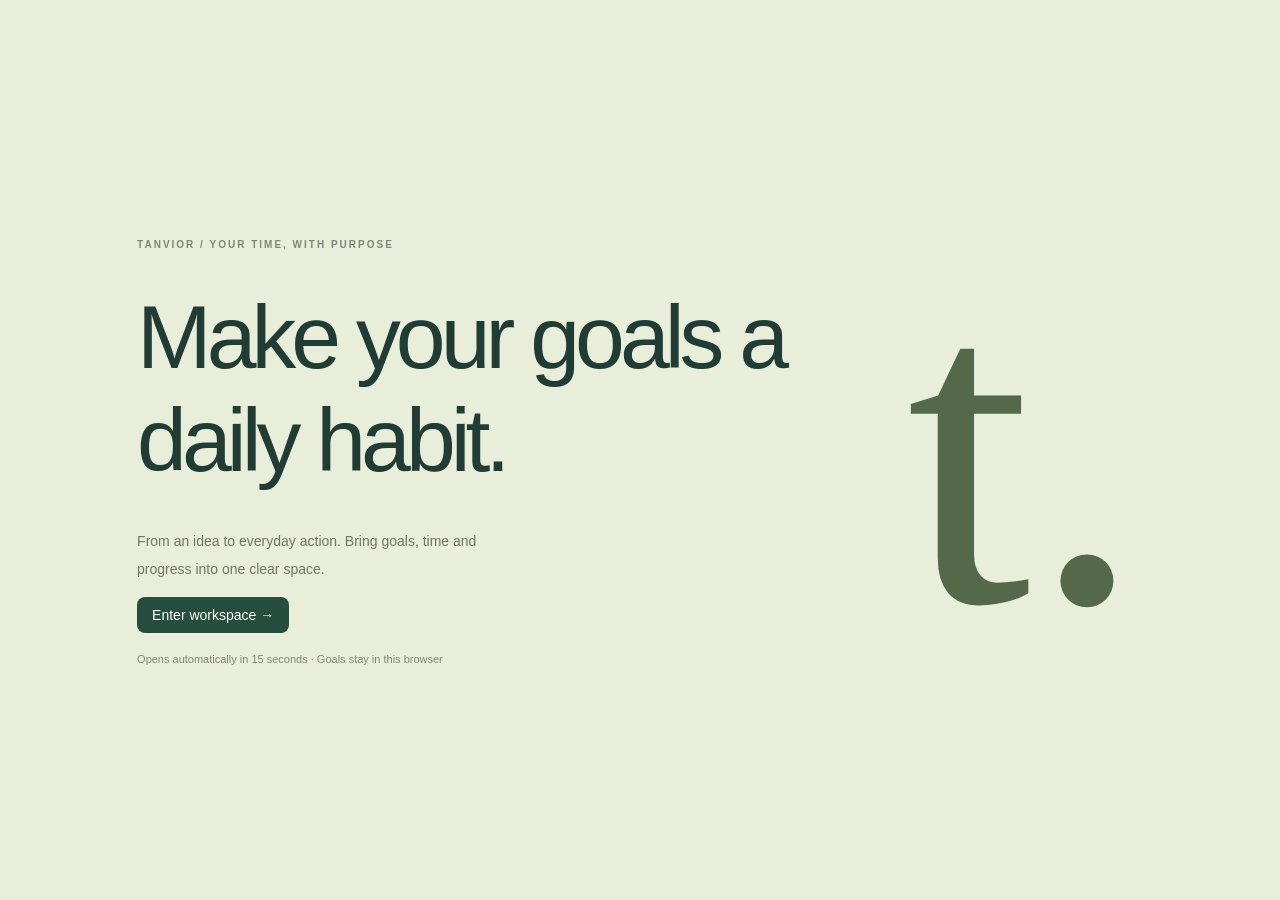
<file: index.html>
<!doctype html>
<html lang="zh-CN">
  <head>
    <meta charset="utf-8" />
    <meta name="viewport" content="width=device-width,initial-scale=1" />
    <meta name="theme-color" content="#143d34" />
    <title>Tanvior · 让目标成为日常</title>
    <link rel="stylesheet" href="style.css" />
    <script defer src="planner.js"></script>
    <script defer src="i18n.js"></script>
    <script defer src="app.js"></script>
    <script
      defer
      src="https://cloud.umami.is/script.js"
      data-website-id="be54261d-7a2b-4a9a-8414-2f820fb9a4b1"
      data-domains="dongping-tan.github.io,www.tanvior.com,tanvior.com"
    ></script>
  </head>
  <body>
    <section id="intro" class="intro">
      <div>
        <span class="eyebrow">TANVIOR / YOUR TIME, WITH PURPOSE</span>
        <h1 data-i18n="introTitle">让目标，成为日常。</h1>
        <p data-i18n="introText">
          从一个想法，到每一次行动。把目标、时间与进度，放进同一个清晰的空间。
        </p>
        <button id="enter" data-i18n="enter">进入工作台 →</button
        ><small data-i18n="introHint"
          >15 秒后自动进入 · 任务保存在此浏览器</small
        >
      </div>
      <span class="intro-art" aria-hidden="true">t.</span>
    </section>
    <header>
      <a class="brand" href="#">tanvior<span>●</span></a
      ><span class="header-caption" data-i18n="tagline"
        >把时间，留给想成为的自己</span
      ><label class="language"
        ><svg
          class="language-globe"
          viewBox="0 0 24 24"
          fill="none"
          stroke="currentColor"
          stroke-width="1.6"
          aria-hidden="true"
        >
          <circle cx="12" cy="12" r="9" />
          <ellipse cx="12" cy="12" rx="4" ry="9" />
          <path d="M3 12h18M5 7h14M5 17h14" /></svg
        ><span data-i18n="language">语言</span>
        <select id="language" data-i18n-aria="language">
          <option value="zh">中文</option>
          <option value="en">English</option>
          <option value="ja">日本語</option>
          <option value="es">Español</option>
          <option value="fr">Français</option>
          <option value="ko">한국어</option>
        </select></label
      >
    </header>
    <main class="layout">
      <aside class="sidebar">
        <div class="section-heading">
          <span class="eyebrow" data-i18n="workspace">我的空间</span
          ><span id="task-count" class="badge">0</span>
        </div>
        <h1 data-i18n="projects">目标与计划</h1>
        <button id="new-task" class="primary" data-i18n="newTask">
          ＋ 新建任务
        </button>
        <nav id="task-list" aria-label="Tasks" data-i18n-aria="projects"></nav>
        <div class="sidebar-note">
          <span class="mini-logo">t.</span>
          <p data-i18n="note">
            小步前进，也在靠近。<br />你的每一次投入，都算数。
          </p>
          <button id="about" class="text-button" data-i18n="about">
            关于 Tanvior ↗
          </button>
        </div>
      </aside>
      <section class="workspace">
        <div class="workspace-heading">
          <div>
            <p id="today-date" class="eyebrow"></p>
            <h2 data-i18n="overview">给成长一点空间。</h2>
          </div>
          <span class="mode-pill" data-i18n="local"
            >本地规则规划 · 无需联网</span
          >
        </div>
        <div id="summary" class="summary"></div>
        <div id="empty" class="empty">
          <div class="empty-symbol">✳</div>
          <h2 data-i18n="emptyTitle">下一个目标，从这里开始</h2>
          <p data-i18n="emptyText">
            写下你想达成的事，选好属于它的时间。<br />Tanvior
            帮你把方向拆成可执行的日常。
          </p>
          <button id="empty-new" data-i18n="start">创建第一个目标 →</button>
        </div>
        <div id="cards" class="cards"></div>
        <p class="workspace-foot" data-i18n="foot">
          按你的节奏，持续向前。拖动卡片顶部可调整位置。
        </p>
      </section>
      <aside class="right-panel">
        <div class="calendar-heading">
          <h2>
            <button id="open-month" class="text-button" data-i18n="calendar">
              日历与安排
            </button>
          </h2>
          <div>
            <button
              id="prev-month"
              class="icon"
              aria-label="Previous month"
              data-i18n-aria="previousMonth"
            >
              ‹</button
            ><button
              id="next-month"
              class="icon"
              aria-label="Next month"
              data-i18n-aria="nextMonth"
            >
              ›
            </button>
          </div>
        </div>
        <button id="month-label" class="month-label"></button>
        <div id="calendar" class="calendar"></div>
        <div id="day-events" class="day-events"></div>
        <section class="today-panel">
          <span class="eyebrow">TODAY PANEL</span>
          <h2 data-i18n="today">今天的小步</h2>
          <div id="today-sessions"></div>
        </section>
        <div class="privacy" data-i18n="privacy">
          ◈ 任务数据保存在当前浏览器，请定期备份。本站使用 Umami 进行访问统计。
        </div>
      </aside>
    </main>
    <dialog id="editor">
      <form id="task-form">
        <div class="dialog-top">
          <span class="eyebrow">A NEW CHAPTER</span
          ><button
            type="button"
            data-close="editor"
            class="icon"
            aria-label="Close"
            data-i18n-aria="close"
          >
            ×
          </button>
        </div>
        <h2 data-i18n="editorTitle">给你的目标，一个计划</h2>
        <label
          ><span data-i18n="taskName">任务名称</span
          ><input name="name" required maxlength="80"
        /></label>
        <div class="form-row">
          <label
            ><span data-i18n="startDate">开始日期</span
            ><input name="start" type="date" required /></label
          ><label
            ><span data-i18n="endDate">预计完成日期</span
            ><input name="end" type="date" required
          /></label>
        </div>
        <fieldset>
          <legend data-i18n="weekly">每周可用时间（每块 1 小时）</legend>
          <div id="weekly-grid" class="weekly-grid"></div>
        </fieldset>
        <details id="adjustments">
          <summary data-i18n="adjust">微调具体日期 · 添加或移除时间块</summary>
          <p data-i18n="adjustHelp">
            多选日期后批量添加或移除；也可单独调整某一天。
          </p>
          <div class="form-row">
            <input
              id="exception-date"
              type="date"
              aria-label="Date"
              data-i18n-aria="date"
            /><select
              id="exception-time"
              aria-label="Time"
              data-i18n-aria="time"
            >
              <option>09:00</option>
              <option>14:00</option>
              <option>19:00</option></select
            ><button type="button" id="add-date" data-i18n="selectDate">
              选择日期
            </button>
          </div>
          <div id="exception-days"></div>
          <div class="form-row">
            <button type="button" id="allow-slot" data-i18n="allow">
              添加时间</button
            ><button type="button" id="remove-slot" data-i18n="remove">
              移除时间
            </button>
          </div>
          <div id="override-list"></div>
        </details>
        <label
          ><span data-i18n="goal">想达成的事项 / 能力目标</span
          ><textarea
            name="goal"
            required
            maxlength="500"
            rows="2"
          ></textarea></label
        ><label
          ><span data-i18n="baseline">现阶段状态</span
          ><textarea
            name="baseline"
            required
            maxlength="500"
            rows="2"
          ></textarea>
        </label>
        <p class="hint" data-i18n="plannerHint">
          依据可用时间，按基础、实践、验收三阶段生成。本地规则规划，不调用
          AI，不承诺实际达成结果。
        </p>
        <p id="form-error" role="alert"></p>
        <button type="submit" class="primary" data-i18n="generate">
          ✳ 智能生成计划（本地规则）
        </button>
      </form>
    </dialog>
    <dialog id="month-dialog">
      <div class="dialog-top">
        <h2 id="month-title"></h2>
        <button
          data-close="month-dialog"
          class="icon"
          aria-label="Close"
          data-i18n-aria="close"
        >
          ×
        </button>
      </div>
      <label
        ><span data-i18n="chooseMonth">选择月份</span
        ><input id="export-month" type="month"
      /></label>
      <div id="month-table"></div>
      <div id="month-exports" class="export-actions"></div>
    </dialog>
    <dialog id="about-dialog">
      <div class="dialog-top">
        <h2>Tanvior</h2>
        <button
          data-close="about-dialog"
          class="icon"
          aria-label="Close"
          data-i18n-aria="close"
        >
          ×
        </button>
      </div>
      <p data-i18n="aboutText">
        Tanvior
        将目标、可用时间、每日行动与进度放在同一个工作台。本版本使用本地规则生成三阶段计划，不连接
        AI 服务或云端账户。请定期导出记录。
      </p>
    </dialog>
    <p id="notice" role="status" class="notice" hidden></p>
  </body>
</html>
</file>
<file: style.css>
:root {
  --ink: #203c34;
  --muted: #7d877c;
  --paper: #f8f8f2;
  --line: #e3e6da;
  --green: #264d3d;
  --lime: #e8eece;
  font-family: Inter, "Segoe UI", "PingFang SC", "Microsoft YaHei", sans-serif;
  color: var(--ink);
  background: var(--paper);
  font-size: 14px;
}
* {
  box-sizing: border-box;
}
body {
  margin: 0;
}
button,
input,
select,
textarea {
  font: inherit;
}
button,
a,
input,
select,
textarea {
  -webkit-tap-highlight-color: transparent;
}
button {
  cursor: pointer;
  border: 1px solid var(--line);
  border-radius: 8px;
  padding: 10px 15px;
  color: var(--ink);
  background: #fff;
}
button:hover {
  border-color: #9aaa88;
  background: #f0f3e5;
}
button:focus-visible,
a:focus-visible,
input:focus-visible,
select:focus-visible,
textarea:focus-visible,
summary:focus-visible {
  outline: 3px solid #8ca95e;
  outline-offset: 3px;
}
.primary,
#enter,
#empty-new {
  background: var(--green);
  color: white;
  border: 0;
}
.primary:hover,
#enter:hover,
#empty-new:hover {
  background: #38674d;
}
header {
  height: 85px;
  display: flex;
  align-items: center;
  gap: 40px;
  border-bottom: 1px solid var(--line);
  padding: 0 34px;
}
.brand {
  font-size: 31px;
  font-weight: 750;
  letter-spacing: -2px;
  color: var(--ink);
  text-decoration: none;
}
.brand span {
  font-size: 10px;
  color: #a9b574;
  margin-left: 5px;
}
.header-caption {
  color: var(--muted);
  font-size: 12px;
  letter-spacing: 2px;
}
.language {
  margin-left: auto;
  font-size: 12px;
  display: flex;
  align-items: center;
  gap: 8px;
}
.language select {
  border: 0;
  background: transparent;
  color: var(--ink);
}
.layout {
  display: grid;
  grid-template-columns: 240px minmax(400px, 1fr) 318px;
  min-height: calc(100vh - 85px);
}
.sidebar {
  border-right: 1px solid var(--line);
  padding: 34px 22px;
  display: flex;
  flex-direction: column;
  gap: 10px;
}
.section-heading {
  display: flex;
  justify-content: space-between;
  align-items: center;
}
.eyebrow {
  font-size: 10px;
  letter-spacing: 2px;
  font-weight: 650;
  color: var(--muted);
}
.badge {
  border-radius: 50%;
  padding: 4px 7px;
  background: #ecefe3;
  font-size: 10px;
}
h1 {
  font-size: 23px;
  font-weight: 550;
  letter-spacing: -0.8px;
}
h2 {
  font-size: 21px;
  font-weight: 550;
  margin: 10px 0 20px;
}
.sidebar h1 {
  margin: 10px 0 18px;
}
.sidebar .primary {
  width: 100%;
  padding: 13px;
}
.task-nav {
  width: 100%;
  text-align: left;
  margin-top: 12px;
  padding: 12px;
  background: transparent;
  border-color: transparent;
}
.task-nav.active {
  background: #e9eede;
  border-color: #dbe3cc;
}
.nav-title {
  display: flex;
  gap: 8px;
  align-items: center;
  margin-bottom: 9px;
}
.dot {
  width: 8px;
  height: 8px;
  display: inline-block;
  border-radius: 50%;
  flex-shrink: 0;
}
.nav-name {
  overflow: hidden;
  text-overflow: ellipsis;
  white-space: nowrap;
}
.task-nav progress {
  width: 100%;
  height: 4px;
}
.nav-progress {
  font-size: 10px;
  color: var(--muted);
  display: block;
  text-align: right;
  margin-top: 5px;
}
progress {
  accent-color: #64835b;
  border: 0;
  height: 6px;
}
.sidebar-note {
  margin-top: auto;
  padding-top: 60px;
  color: var(--muted);
  font-size: 12px;
  line-height: 1.9;
}
.mini-logo {
  font-size: 34px;
  font-family: Georgia, serif;
  color: #8b9b70;
}
.text-button {
  background: transparent;
  border: 0;
  padding: 0;
  text-align: left;
  color: inherit;
}
.sidebar-note button {
  font-size: 11px;
}
.workspace {
  padding: 34px 30px;
  min-width: 0;
  overflow: hidden;
}
.workspace-heading {
  display: flex;
  align-items: center;
  justify-content: space-between;
  gap: 10px;
}
.workspace-heading h2 {
  font-size: 28px;
  letter-spacing: -1px;
  margin-top: 13px;
}
.mode-pill {
  font-size: 10px;
  padding: 7px 10px;
  border: 1px solid var(--line);
  border-radius: 20px;
  white-space: nowrap;
  color: var(--muted);
}
.summary {
  display: grid;
  grid-template-columns: repeat(3, 1fr);
  gap: 12px;
  margin: 15px 0 30px;
}
.stat {
  border: 1px solid var(--line);
  padding: 18px;
  border-radius: 10px;
  background: #fff9;
}
.stat small {
  display: block;
  font-size: 11px;
  color: var(--muted);
  margin-bottom: 14px;
}
.stat strong {
  font-weight: 500;
  font-size: 28px;
}
.stat span {
  font-size: 11px;
  color: var(--muted);
  margin-left: 5px;
}
.empty {
  text-align: center;
  border: 1px dashed #cfd8bf;
  padding: 60px 20px;
  border-radius: 14px;
  background: linear-gradient(135deg, #f4f6e9, #fbfbf7);
}
.empty-symbol {
  font-size: 65px;
  color: #8c9f69;
  margin-bottom: 20px;
}
.empty h2 {
  font-size: 23px;
}
.empty p {
  color: var(--muted);
  line-height: 2;
  font-size: 13px;
}
.empty button {
  margin-top: 20px;
}
.workspace-foot {
  font-size: 10px;
  color: var(--muted);
  text-align: center;
  margin-top: 35px;
}
.right-panel {
  border-left: 1px solid var(--line);
  padding: 32px 23px;
}
.calendar-heading {
  display: flex;
  align-items: center;
  justify-content: space-between;
}
.calendar-heading h2 {
  font-size: 15px;
  margin: 0;
}
.icon {
  border: 0;
  background: transparent;
  padding: 5px 10px;
  font-size: 22px;
}
.month-label {
  border: 0;
  background: transparent;
  font-size: 18px;
  padding: 20px 0;
}
.calendar {
  display: grid;
  grid-template-columns: repeat(7, 1fr);
  gap: 5px;
}
.weekday {
  font-size: 10px;
  color: var(--muted);
  text-align: center;
  padding: 6px 0;
}
.calendar-day {
  padding: 8px 0;
  border: 1px solid transparent;
  border-radius: 7px;
  font-size: 11px;
  background: transparent;
  min-height: 39px;
  position: relative;
}
.calendar-day.today {
  border-color: #b0bc95;
}
.calendar-day.selected {
  outline: 2px solid var(--green);
}
.day-dots {
  display: flex;
  justify-content: center;
  gap: 2px;
  min-height: 4px;
  margin-top: 3px;
}
.day-dots .dot {
  width: 4px;
  height: 4px;
}
.day-events {
  margin-top: 15px;
  display: grid;
  gap: 6px;
}
.day-events button {
  font-size: 11px;
  text-align: left;
  padding: 9px;
}
.today-panel {
  border-top: 1px solid var(--line);
  margin-top: 27px;
  padding-top: 27px;
}
.today-panel h2 {
  font-size: 19px;
}
.today-item {
  padding: 12px 0;
  border-bottom: 1px solid var(--line);
  font-size: 12px;
}
.today-item button {
  border: 0;
  background: transparent;
  padding: 0;
  text-align: left;
}
.today-item small {
  display: block;
  color: var(--muted);
  margin-top: 8px;
}
.privacy {
  margin-top: 40px;
  font-size: 10px;
  color: var(--muted);
  line-height: 1.9;
}
.cards {
  display: grid;
  gap: 20px;
  min-height: 40px;
  padding-bottom: 20px;
}
.task-card {
  position: relative;
  background: white;
  border: 1px solid var(--line);
  border-radius: 12px;
  box-shadow: 0 4px 18px #203c3405;
  min-width: 0;
}
.task-card.active {
  border-color: #9daf86;
  box-shadow: 0 5px 24px #203c3410;
}
.card-header {
  display: flex;
  align-items: center;
  justify-content: space-between;
  padding: 18px 20px;
  border-bottom: 1px solid var(--line);
  cursor: grab;
  touch-action: none;
  gap: 10px;
}
.card-header h2 {
  margin: 0;
  font-size: 18px;
  overflow-wrap: anywhere;
}
.card-actions {
  display: flex;
  gap: 6px;
}
.card-actions button {
  font-size: 11px;
  padding: 5px 7px;
}
.card-body {
  padding: 20px;
}
.card-meta {
  display: grid;
  grid-template-columns: 1fr 1fr;
  gap: 16px;
  font-size: 12px;
  margin-bottom: 20px;
}
.card-meta small {
  color: var(--muted);
  display: block;
  margin-bottom: 6px;
}
.card-meta p {
  margin: 0;
  white-space: pre-wrap;
  overflow-wrap: anywhere;
}
.card-progress {
  display: flex;
  align-items: center;
  gap: 15px;
  font-size: 12px;
}
.card-progress progress {
  width: 100%;
}
.schedule {
  margin-top: 20px;
  max-height: 280px;
  overflow: auto;
}
.week-heading {
  font-size: 11px;
  background: #f2f5e8;
  margin: 15px 0 0;
  padding: 10px;
  position: sticky;
  top: 0;
}
.session {
  display: grid;
  grid-template-columns: 85px 1fr 70px;
  gap: 10px;
  padding: 12px 8px;
  border-bottom: 1px solid var(--line);
  font-size: 11px;
  align-items: center;
}
.session.is-today {
  outline: 1px solid #a0b17d;
  outline-offset: -1px;
}
.session time {
  color: var(--muted);
  line-height: 1.8;
}
.session-title {
  overflow-wrap: anywhere;
}
.session label {
  display: flex;
  align-items: center;
  gap: 3px;
}
.session input {
  width: 48px;
  padding: 5px;
  border: 1px solid var(--line);
  border-radius: 5px;
  background: #fff;
}
.plan-reason {
  margin-top: 20px;
  background: #f7f8f1;
  border-radius: 8px;
  padding: 16px;
  font-size: 12px;
  line-height: 1.8;
}
.plan-reason strong {
  display: block;
  margin-bottom: 5px;
}
.export-actions {
  display: flex;
  flex-wrap: wrap;
  gap: 7px;
  margin-top: 16px;
}
.export-actions button {
  font-size: 11px;
  padding: 7px 10px;
}
dialog {
  border: 1px solid var(--line);
  border-radius: 16px;
  padding: 28px;
  width: min(650px, calc(100% - 30px));
  max-height: 90vh;
  color: var(--ink);
  background: var(--paper);
  box-shadow: 0 30px 100px #142c3433;
}
dialog::backdrop {
  background: #173a3266;
  backdrop-filter: blur(4px);
}
.dialog-top {
  display: flex;
  align-items: center;
  justify-content: space-between;
}
.dialog-top h2 {
  margin: 0;
}
.dialog-top + h2 {
  margin-top: 10px;
}
form > label,
dialog > label {
  display: block;
  margin: 16px 0;
}
label > span {
  display: block;
  font-size: 12px;
  margin-bottom: 8px;
}
input,
textarea,
select {
  color: var(--ink);
}
form input:not([type="checkbox"]),
textarea {
  width: 100%;
  padding: 11px;
  border: 1px solid #d7decd;
  border-radius: 7px;
  background: #fff;
}
textarea {
  resize: vertical;
}
.form-row {
  display: flex;
  gap: 12px;
  align-items: end;
  margin: 12px 0;
}
.form-row > label {
  flex: 1;
}
.form-row input {
  min-width: 0;
}
.form-row > input {
  flex: 1;
}
.form-row > button {
  white-space: nowrap;
}
fieldset {
  border: 1px solid var(--line);
  border-radius: 8px;
  padding: 12px;
  margin: 20px 0;
}
legend {
  font-size: 12px;
  padding: 0 6px;
}
.weekly-grid {
  display: grid;
  grid-template-columns: 60px repeat(7, 1fr);
  gap: 5px;
  align-items: center;
  text-align: center;
  font-size: 10px;
}
.weekly-grid label {
  display: grid;
  place-items: center;
  background: white;
  border-radius: 5px;
  padding: 9px 0;
}
.weekly-grid input {
  accent-color: var(--green);
}
details {
  font-size: 12px;
  border-bottom: 1px solid var(--line);
  padding-bottom: 15px;
}
summary {
  cursor: pointer;
  color: #53743d;
}
.hint {
  color: var(--muted);
  font-size: 11px;
  line-height: 1.8;
}
#form-error {
  color: #a33628;
  font-size: 12px;
}
#task-form > .primary {
  width: 100%;
}
.exception-chip {
  display: inline-flex;
  gap: 5px;
  margin: 5px;
  padding: 5px;
  background: #e9eede;
  border-radius: 5px;
}
#override-list {
  font-size: 11px;
  line-height: 1.9;
}
#month-table {
  max-height: 50vh;
  overflow: auto;
  margin-top: 15px;
}
table {
  border-collapse: collapse;
  width: 100%;
  font-size: 12px;
}
th,
td {
  padding: 10px;
  border-bottom: 1px solid var(--line);
  text-align: left;
  overflow-wrap: anywhere;
}
th {
  background: #eef2e3;
}
.intro {
  position: fixed;
  inset: 0;
  z-index: 100;
  background: #e9eedb;
  display: flex;
  align-items: center;
  justify-content: space-around;
  padding: 8vw;
  transition: opacity 0.65s;
}
.intro[hidden] {
  display: none;
}
.intro.fade {
  opacity: 0;
  pointer-events: none;
}
.intro h1 {
  font-size: clamp(45px, 7vw, 100px);
  line-height: 1.15;
  font-weight: 500;
  letter-spacing: -5px;
  margin: 35px 0;
}
.intro p {
  max-width: 380px;
  line-height: 2;
  color: #6b795f;
}
.intro small {
  display: block;
  margin-top: 20px;
  font-size: 11px;
  color: #7c886e;
}
.intro-art {
  font-family: Georgia, serif;
  font-size: clamp(140px, 35vw, 480px);
  color: #53694a;
  line-height: 1;
}
.notice {
  position: fixed;
  bottom: 20px;
  left: 50%;
  transform: translateX(-50%);
  background: var(--green);
  color: white;
  padding: 14px 22px;
  border-radius: 9px;
  z-index: 200;
  max-width: 90vw;
  font-size: 12px;
}
.marked {
  border-left: 4px solid #b9a456;
}
.muted {
  font-size: 12px;
  color: var(--muted);
  line-height: 1.8;
}
.print-output {
  display: none;
}
@media (min-width: 1600px) {
  .layout {
    grid-template-columns: 265px minmax(400px, 1fr) 350px;
  }
  .workspace {
    padding: 40px 50px;
  }
}
@media (max-width: 1150px) {
  .layout {
    grid-template-columns: 200px minmax(320px, 1fr);
  }
  .right-panel {
    grid-column: 1/-1;
    display: grid;
    grid-template-columns: repeat(2, 1fr);
    gap: 15px 40px;
    border-top: 1px solid var(--line);
  }
  .calendar-heading,
  .month-label,
  .calendar,
  .day-events {
    grid-column: 1;
  }
  .today-panel {
    grid-column: 2;
    grid-row: 1/5;
    margin: 0;
  }
  .privacy {
    grid-column: 1/-1;
    margin: 0;
  }
  .header-caption {
    display: none;
  }
  .mode-pill {
    white-space: normal;
  }
}
@media (max-width: 700px) {
  header {
    height: 70px;
    padding: 0 20px;
  }
  .layout {
    display: block;
  }
  .sidebar {
    padding: 20px;
    border-right: 0;
    border-bottom: 1px solid var(--line);
  }
  .sidebar h1 {
    font-size: 20px;
    margin: 5px 0;
  }
  .sidebar-note {
    display: none;
  }
  .sidebar nav {
    display: flex;
    overflow: auto;
    gap: 8px;
  }
  .task-nav {
    min-width: 160px;
    max-width: 200px;
  }
  .workspace {
    padding: 25px 18px;
  }
  .workspace-heading h2 {
    font-size: 23px;
  }
  .mode-pill {
    max-width: 125px;
  }
  .summary {
    gap: 7px;
  }
  .stat {
    padding: 13px 10px;
  }
  .stat strong {
    font-size: 23px;
  }
  .right-panel {
    display: block;
    padding: 25px;
  }
  .today-panel {
    margin-top: 25px;
  }
  .privacy {
    margin-top: 20px;
  }
  .card-meta {
    grid-template-columns: 1fr;
  }
  .card-header {
    padding: 15px;
    cursor: default;
  }
  .card-body {
    padding: 15px;
  }
  .task-card {
    left: 0 !important;
    top: 0 !important;
  }
  .session {
    grid-template-columns: 70px 1fr 65px;
  }
  .intro-art {
    display: none;
  }
  .intro {
    padding: 30px;
  }
  .intro h1 {
    letter-spacing: -2px;
  }
  .form-row {
    flex-wrap: wrap;
  }
  .weekly-grid {
    gap: 3px;
    grid-template-columns: 45px repeat(7, 1fr);
  }
  dialog {
    padding: 20px;
  }
  .card-actions {
    flex-shrink: 0;
  }
  .empty {
    padding: 40px 15px;
  }
}
@media print {
  body > * {
    display: none !important;
  }
  .print-output {
    display: block !important;
    color: black;
    font-size: 12px;
  }
  .print-output h1 {
    font-size: 24px;
  }
  .print-output td,
  .print-output th {
    border: 1px solid #aaa;
    padding: 8px;
  }
  .print-output p {
    white-space: pre-wrap;
  }
  @page {
    margin: 15mm;
  }
}

.language-globe {
  width: 18px;
  height: 18px;
  flex-shrink: 0;
}
.intro h1 {
  max-width: 700px;
  overflow-wrap: anywhere;
}
@media (max-width: 700px) {
  .intro h1 {
    font-size: clamp(38px, 10vw, 60px);
  }
  .language {
    gap: 6px;
  }
  .language select {
    max-width: 115px;
  }
}
</file>
